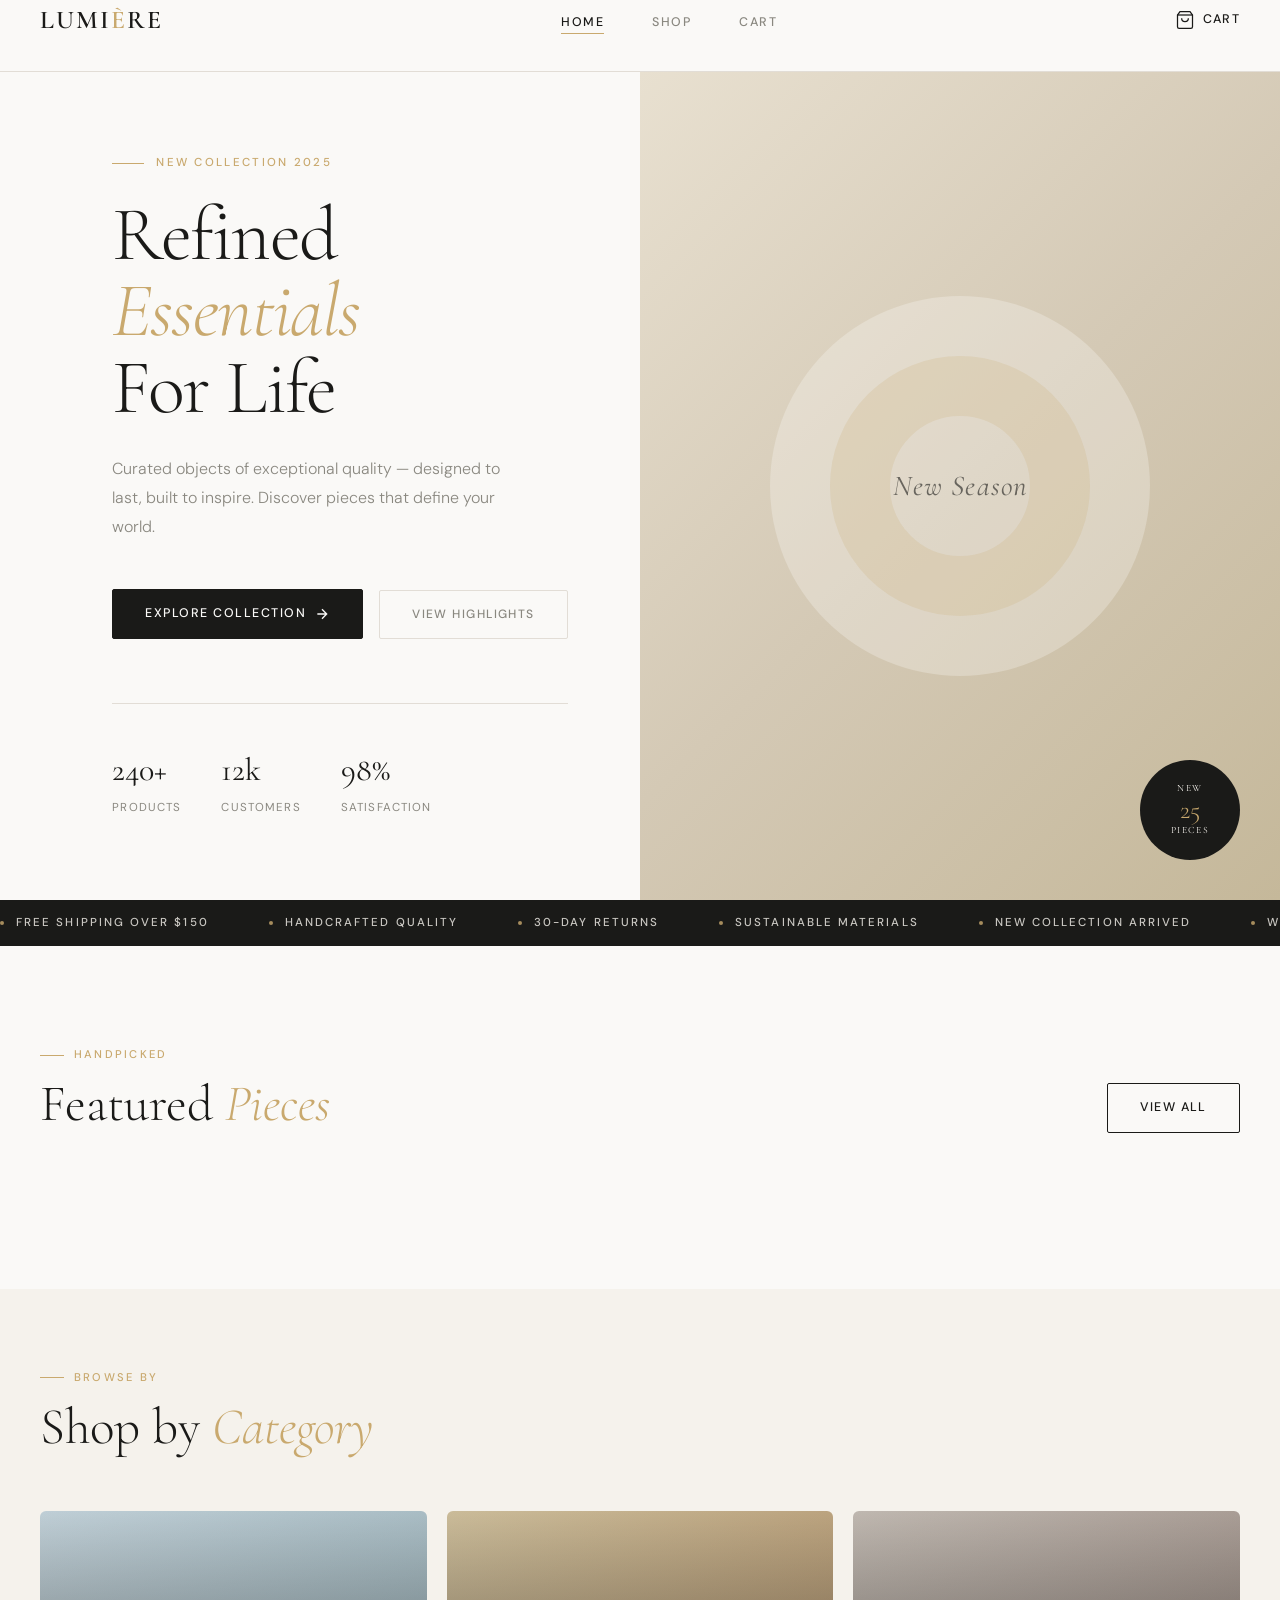
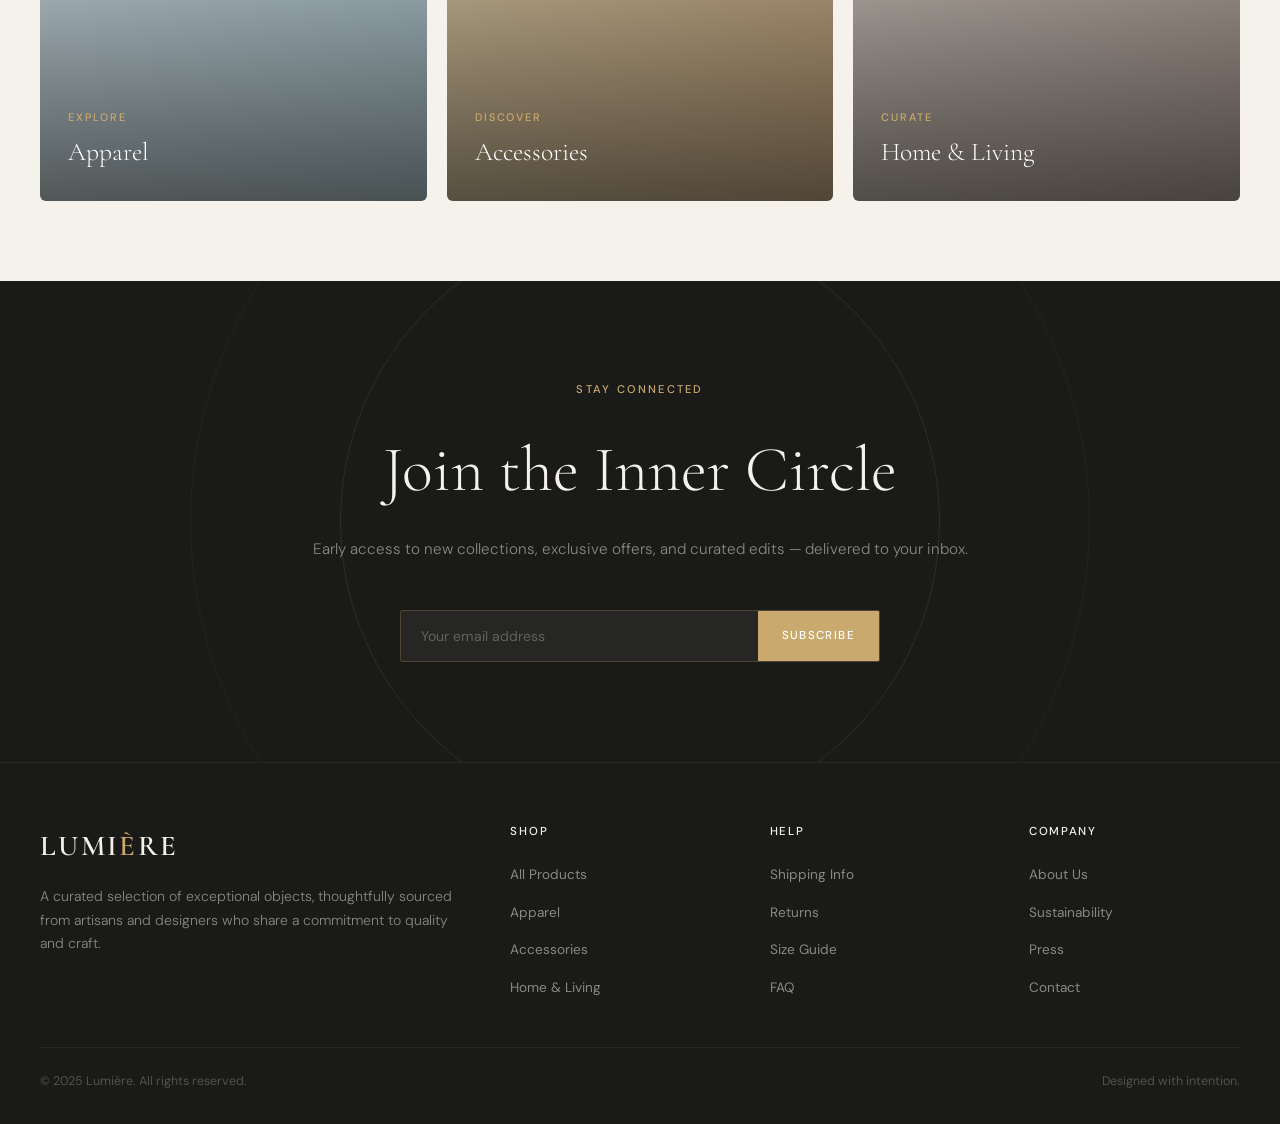
<file: index.html>
<!DOCTYPE html>
<html lang="en">
<head>
  <meta charset="UTF-8" />
  <meta name="viewport" content="width=device-width, initial-scale=1.0" />
  <title>LUMIÈRE — Curated Essentials</title>
  <link rel="preconnect" href="https://fonts.googleapis.com" />
  <link rel="preconnect" href="https://fonts.gstatic.com" crossorigin />
  <link href="https://fonts.googleapis.com/css2?family=Cormorant+Garamond:ital,wght@0,300;0,400;0,600;1,300;1,400&family=DM+Sans:wght@300;400;500&display=swap" rel="stylesheet" />
  <link rel="stylesheet" href="styles/style.css" />
</head>
<body class="page-top">

  <!-- ══════════════════════════════════════════
       NAVIGATION
  ══════════════════════════════════════════ -->
  <nav class="navbar">
    <div class="container">
      <div class="nav-inner">

        <a href="index.html" class="nav-logo">Lumi<span>è</span>re</a>

        <ul class="nav-links">
          <li><a href="index.html" class="active">Home</a></li>
          <li><a href="shop.html">Shop</a></li>
          <li><a href="cart.html">Cart</a></li>
        </ul>

        <div class="nav-actions">
          <a href="cart.html" class="cart-icon-btn">
            <!-- Cart icon SVG -->
            <svg width="20" height="20" fill="none" stroke="currentColor" stroke-width="1.5" viewBox="0 0 24 24">
              <path d="M6 2L3 6v14a2 2 0 002 2h14a2 2 0 002-2V6l-3-4z"/>
              <line x1="3" y1="6" x2="21" y2="6"/>
              <path d="M16 10a4 4 0 01-8 0"/>
            </svg>
            Cart
            <!-- TODO: Populate badge count from localStorage cart -->
            <span class="cart-badge">0</span>
          </a>
          <button class="hamburger" aria-label="Toggle menu">
            <span></span><span></span><span></span>
          </button>
        </div>

      </div>
    </div>
  </nav>

  <!-- Mobile Nav Drawer -->
  <div class="mobile-nav">
    <a href="index.html">Home</a>
    <a href="shop.html">Shop</a>
    <a href="cart.html">Cart</a>
  </div>

  <!-- ══════════════════════════════════════════
       HERO SECTION
  ══════════════════════════════════════════ -->
  <section class="hero">
    <div class="container" style="display:contents;">

      <!-- Hero Content -->
      <div class="hero-content container" style="padding-left:40px; padding-right:0;">
        <p class="hero-eyebrow">New Collection 2025</p>

        <h1 class="hero-title display-heading">
          Refined<br />
          <em>Essentials</em><br />
          For Life
        </h1>

        <p class="hero-subtitle">
          Curated objects of exceptional quality — designed to last, built to inspire. Discover pieces that define your world.
        </p>

        <div class="hero-cta-group">
          <a href="shop.html" class="btn btn-primary">
            Explore Collection
            <svg width="16" height="16" fill="none" stroke="currentColor" stroke-width="2" viewBox="0 0 24 24">
              <path d="M5 12h14M12 5l7 7-7 7"/>
            </svg>
          </a>
          <a href="#featured" class="btn btn-ghost">View Highlights</a>
        </div>

        <div class="hero-stats">
          <div class="stat-item">
            <span class="stat-number">240+</span>
            <span class="stat-label">Products</span>
          </div>
          <div class="stat-item">
            <span class="stat-number">12k</span>
            <span class="stat-label">Customers</span>
          </div>
          <div class="stat-item">
            <span class="stat-number">98%</span>
            <span class="stat-label">Satisfaction</span>
          </div>
        </div>
      </div>

      <!-- Hero Image -->
      <div class="hero-image">
        <div class="hero-image-inner">
          <!-- TODO: Replace with actual hero product image -->
          <!-- <img src="assets/images/hero.jpg" alt="Hero product" /> -->
          <div class="hero-image-placeholder">
            <p class="hero-product-label" style="position:relative;z-index:3;font-style:italic;opacity:0.6;">New Season</p>
          </div>

          <!-- Rotating Badge -->
          <div class="hero-badge">
            <div class="hero-badge-inner">
              <span class="badge-text">New</span>
              <span class="badge-num">25</span>
              <span class="badge-text">Pieces</span>
            </div>
          </div>
        </div>
      </div>

    </div>
  </section>

  <!-- ══════════════════════════════════════════
       MARQUEE STRIP
  ══════════════════════════════════════════ -->
  <div class="marquee-strip">
    <div class="marquee-track">
      <!-- Duplicated for seamless loop -->
      <div class="marquee-item"><span class="marquee-dot"></span>Free Shipping Over $150</div>
      <div class="marquee-item"><span class="marquee-dot"></span>Handcrafted Quality</div>
      <div class="marquee-item"><span class="marquee-dot"></span>30-Day Returns</div>
      <div class="marquee-item"><span class="marquee-dot"></span>Sustainable Materials</div>
      <div class="marquee-item"><span class="marquee-dot"></span>New Collection Arrived</div>
      <div class="marquee-item"><span class="marquee-dot"></span>Worldwide Delivery</div>
      <div class="marquee-item"><span class="marquee-dot"></span>Free Shipping Over $150</div>
      <div class="marquee-item"><span class="marquee-dot"></span>Handcrafted Quality</div>
      <div class="marquee-item"><span class="marquee-dot"></span>30-Day Returns</div>
      <div class="marquee-item"><span class="marquee-dot"></span>Sustainable Materials</div>
      <div class="marquee-item"><span class="marquee-dot"></span>New Collection Arrived</div>
      <div class="marquee-item"><span class="marquee-dot"></span>Worldwide Delivery</div>
    </div>
  </div>

  <!-- ══════════════════════════════════════════
       FEATURED PRODUCTS
       TODO: Fetch featured products from Fake Store API
       e.g., GET https://fakestoreapi.com/products?limit=8
       Then render each as a .product-card dynamically
  ══════════════════════════════════════════ -->
  <section class="featured-section" id="featured">
    <div class="container">

      <div class="section-header">
        <div>
          <p class="section-label">Handpicked</p>
          <h2 class="section-title">Featured <em>Pieces</em></h2>
        </div>
        <a href="shop.html" class="btn btn-outline">View All</a>
      </div>

      <!-- Static product grid — TODO: Replace with dynamically rendered cards -->
      <div class="product-grid" id="featured-products-grid">
      </div>
      <!-- End product grid -->

    </div>
  </section>

  <!-- ══════════════════════════════════════════
       CATEGORIES SECTION
  ══════════════════════════════════════════ -->
  <section class="categories-section">
    <div class="container">

      <div class="section-header">
        <div>
          <p class="section-label">Browse By</p>
          <h2 class="section-title">Shop by <em>Category</em></h2>
        </div>
      </div>

      <div class="categories-grid">

        <a href="shop.html?category=apparel" class="category-card">
          <!-- TODO: <img src="assets/images/cat-apparel.jpg" alt="Apparel" class="category-img" /> -->
          <div class="category-img-placeholder">
            <div style="width:100%;height:100%;background:linear-gradient(135deg,#c8d8e0,#a0b8c0);"></div>
          </div>
          <div class="category-overlay">
            <div class="category-info">
              <p class="category-label">Explore</p>
              <h3 class="category-name">Apparel</h3>
            </div>
          </div>
        </a>

        <a href="shop.html?category=accessories" class="category-card">
          <div class="category-img-placeholder">
            <div style="width:100%;height:100%;background:linear-gradient(135deg,#d4c4a0,#b89870);"></div>
          </div>
          <div class="category-overlay">
            <div class="category-info">
              <p class="category-label">Discover</p>
              <h3 class="category-name">Accessories</h3>
            </div>
          </div>
        </a>

        <a href="shop.html?category=home" class="category-card">
          <div class="category-img-placeholder">
            <div style="width:100%;height:100%;background:linear-gradient(135deg,#c8c0b8,#a09088);"></div>
          </div>
          <div class="category-overlay">
            <div class="category-info">
              <p class="category-label">Curate</p>
              <h3 class="category-name">Home & Living</h3>
            </div>
          </div>
        </a>

      </div>

    </div>
  </section>

  <!-- ══════════════════════════════════════════
       NEWSLETTER SECTION
  ══════════════════════════════════════════ -->
  <section class="newsletter-section">
    <div class="container">
      <div class="newsletter-inner">
        <p class="newsletter-label">Stay Connected</p>
        <h2 class="newsletter-title">Join the Inner Circle</h2>
        <p class="newsletter-sub">Early access to new collections, exclusive offers, and curated edits — delivered to your inbox.</p>

        <!-- TODO: Handle newsletter subscription -->
        <div class="newsletter-form">
          <input type="email" class="newsletter-input" placeholder="Your email address" aria-label="Email for newsletter" />
          <button class="newsletter-btn">Subscribe</button>
        </div>
      </div>
    </div>
  </section>

  <!-- ══════════════════════════════════════════
       FOOTER
  ══════════════════════════════════════════ -->
  <footer>
    <div class="container">

      <div class="footer-grid">
        <div>
          <div class="footer-brand-name">Lumi<span>è</span>re</div>
          <p class="footer-brand-desc">A curated selection of exceptional objects, thoughtfully sourced from artisans and designers who share a commitment to quality and craft.</p>
        </div>
        <div>
          <h4 class="footer-heading">Shop</h4>
          <ul class="footer-links">
            <li><a href="shop.html">All Products</a></li>
            <li><a href="shop.html?category=apparel">Apparel</a></li>
            <li><a href="shop.html?category=accessories">Accessories</a></li>
            <li><a href="shop.html?category=home">Home & Living</a></li>
          </ul>
        </div>
        <div>
          <h4 class="footer-heading">Help</h4>
          <ul class="footer-links">
            <li><a href="#">Shipping Info</a></li>
            <li><a href="#">Returns</a></li>
            <li><a href="#">Size Guide</a></li>
            <li><a href="#">FAQ</a></li>
          </ul>
        </div>
        <div>
          <h4 class="footer-heading">Company</h4>
          <ul class="footer-links">
            <li><a href="#">About Us</a></li>
            <li><a href="#">Sustainability</a></li>
            <li><a href="#">Press</a></li>
            <li><a href="#">Contact</a></li>
          </ul>
        </div>
      </div>

      <div class="footer-bottom">
        <p class="footer-copyright">© 2025 Lumière. All rights reserved.</p>
        <p class="footer-copyright">Designed with intention.</p>
      </div>

    </div>
  </footer>

  <script src="scripts/script.js"></script>
</body>
</html>
</file>
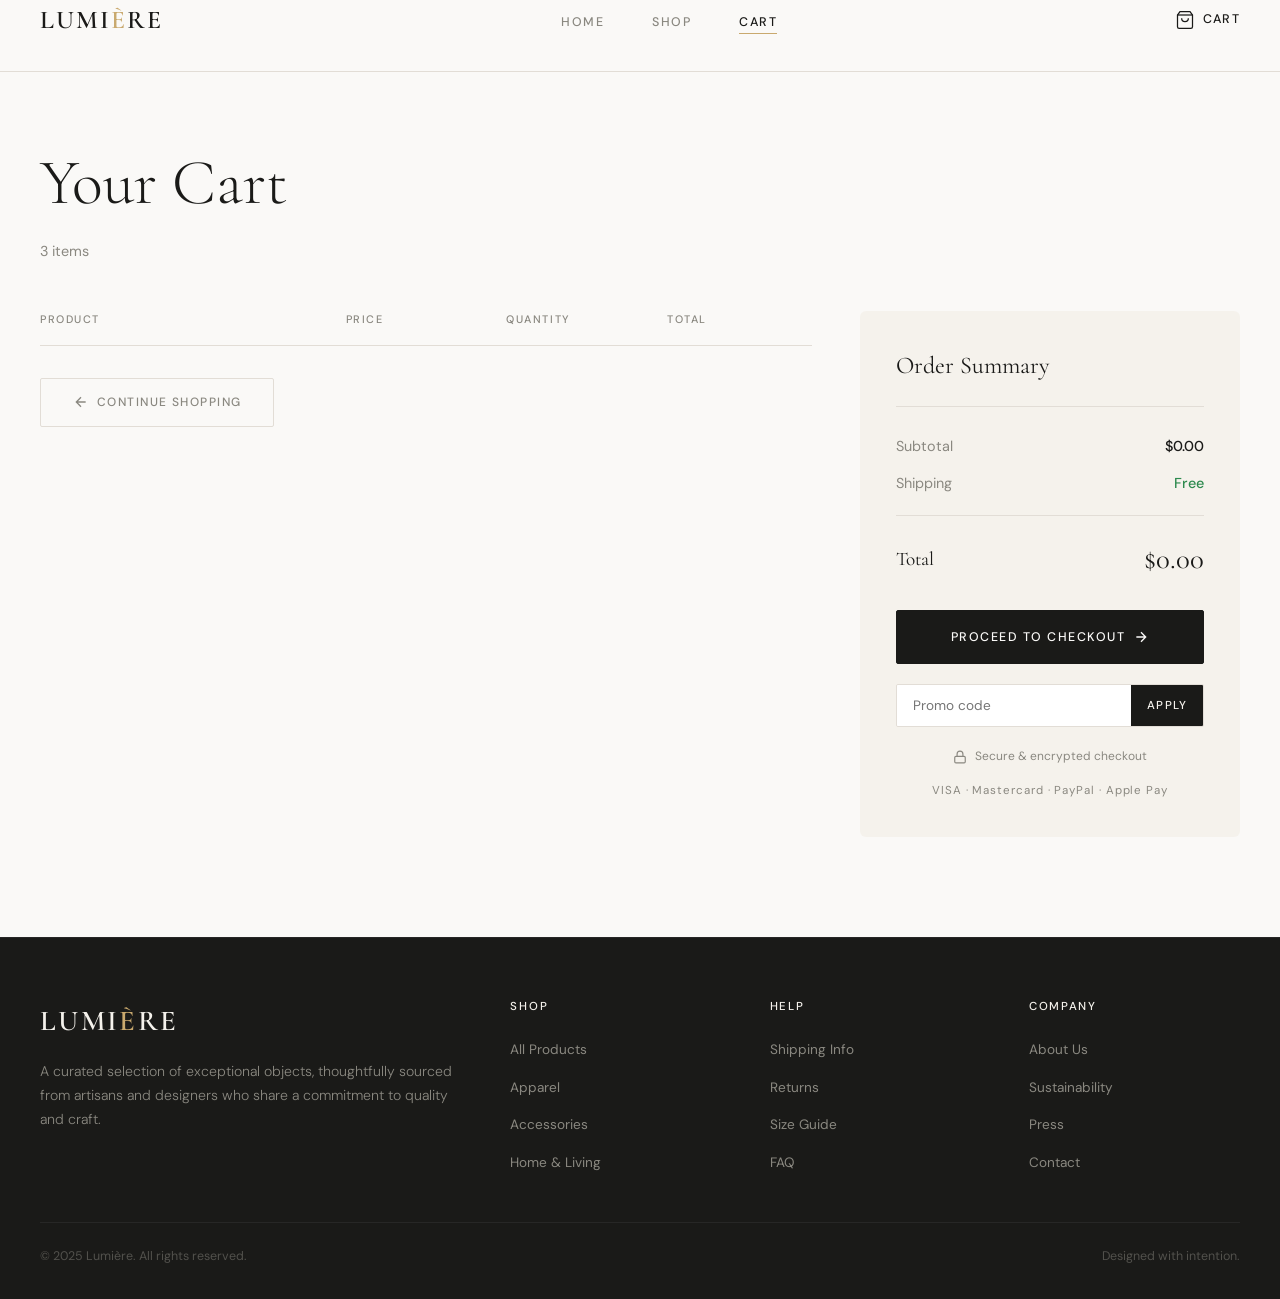
<file: cart.html>
<!DOCTYPE html>
<html lang="en">

<head>
  <meta charset="UTF-8" />
  <meta name="viewport" content="width=device-width, initial-scale=1.0" />
  <title>Cart — LUMIÈRE</title>
  <link rel="preconnect" href="https://fonts.googleapis.com" />
  <link rel="preconnect" href="https://fonts.gstatic.com" crossorigin />
  <link
    href="https://fonts.googleapis.com/css2?family=Cormorant+Garamond:ital,wght@0,300;0,400;0,600;1,300;1,400&family=DM+Sans:wght@300;400;500&display=swap"
    rel="stylesheet" />
  <link rel="stylesheet" href="styles/style.css" />
</head>

<body class="page-top">

  <!-- ══════════════════════════════════════════
       NAVIGATION
  ══════════════════════════════════════════ -->
  <nav class="navbar">
    <div class="container">
      <div class="nav-inner">
        <a href="index.html" class="nav-logo">Lumi<span>è</span>re</a>
        <ul class="nav-links">
          <li><a href="index.html">Home</a></li>
          <li><a href="shop.html">Shop</a></li>
          <li><a href="cart.html" class="active">Cart</a></li>
        </ul>
        <div class="nav-actions">
          <a href="cart.html" class="cart-icon-btn">
            <svg width="20" height="20" fill="none" stroke="currentColor" stroke-width="1.5" viewBox="0 0 24 24">
              <path d="M6 2L3 6v14a2 2 0 002 2h14a2 2 0 002-2V6l-3-4z" />
              <line x1="3" y1="6" x2="21" y2="6" />
              <path d="M16 10a4 4 0 01-8 0" />
            </svg>
            Cart
            <!-- TODO: Update badge count from localStorage cart -->
            <span class="cart-badge">3</span>
          </a>
          <button class="hamburger" aria-label="Toggle menu">
            <span></span><span></span><span></span>
          </button>
        </div>
      </div>
    </div>
  </nav>

  <!-- Mobile Nav Drawer -->
  <div class="mobile-nav">
    <a href="index.html">Home</a>
    <a href="shop.html">Shop</a>
    <a href="cart.html">Cart</a>
  </div>

  <!-- ══════════════════════════════════════════
       CART PAGE
  ══════════════════════════════════════════ -->
  <main class="cart-page">
    <div class="container">

      <!-- Cart Header -->
      <div class="cart-header">
        <h1 class="cart-title">Your Cart</h1>
        <!-- TODO: Dynamically show actual item count from localStorage -->
        <p class="cart-count">3 items</p>
      </div>

      <!-- Cart Layout: Items + Summary -->
      <!--
        TODO: On page load, get cart items from localStorage:
          const cart = JSON.parse(localStorage.getItem('lumiere_cart')) || [];
          renderCartItems(cart);
          calculateTotal(cart);
        If cart is empty, show the .cart-empty section and hide .cart-layout
      -->
      <div class="cart-layout">

        <!-- ── Left: Cart Items ── -->
        <section class="cart-items-section">

          <!-- Column Headers (Desktop) -->
          <div class="cart-col-header">
            <span>Product</span>
            <span>Price</span>
            <span>Quantity</span>
            <span>Total</span>
          </div>


          <!-- Cart Item -->
          <div id="cartItemsDynamic"></div>

          <!-- Continue Shopping link -->
          <div style="margin-top:32px;">
            <a href="shop.html" class="btn btn-ghost">
              <svg width="16" height="16" fill="none" stroke="currentColor" stroke-width="2" viewBox="0 0 24 24">
                <path d="M19 12H5M12 19l-7-7 7-7" />
              </svg>
              Continue Shopping
            </a>
          </div>

        </section>
        <!-- End Cart Items -->

        <!-- ── Right: Order Summary ── -->
        <aside class="cart-summary">

          <h2 class="summary-title">Order Summary</h2>

          <!-- Subtotal -->
          <div class="summary-row">
            <span>Subtotal</span>
            <!-- TODO: Calculate subtotal from cart items -->
            <span class="summary-subtotal-value order-summary-total">$515.00</span>
          </div>

          <!-- Shipping -->
          <div class="summary-row">
            <span>Shipping</span>
            <!-- TODO: Calculate shipping based on subtotal/location -->
            <span style="color:#2d8a4e;">Free</span>
          </div>

          <hr class="summary-divider" />

          <!-- Order Total -->
          <div class="summary-total">
            <span class="summary-total-label">Total</span>
            <!-- TODO: Calculate and display final total price -->
            <span class="summary-total-value order-summary-total">$556.20</span>
          </div>

          <!-- Checkout Button -->
          <!-- TODO: Redirect to checkout page or initiate payment flow -->
          <button class="btn btn-primary checkout-btn">
            Proceed to Checkout
            <svg width="16" height="16" fill="none" stroke="currentColor" stroke-width="2" viewBox="0 0 24 24">
              <path d="M5 12h14M12 5l7 7-7 7" />
            </svg>
          </button>

          <!-- Promo Code -->
          <div class="promo-section">
            <!-- TODO: Validate and apply promo code discount -->
            <div class="promo-input-group">
              <input type="text" class="promo-input" placeholder="Promo code" aria-label="Enter promo code" />
              <button class="promo-btn">Apply</button>
            </div>
          </div>

          <!-- Secure Note -->
          <div class="secure-note">
            <svg width="14" height="14" fill="none" stroke="currentColor" stroke-width="2" viewBox="0 0 24 24">
              <rect x="3" y="11" width="18" height="11" rx="2" ry="2" />
              <path d="M7 11V7a5 5 0 0110 0v4" />
            </svg>
            Secure & encrypted checkout
          </div>

          <!-- Payment Methods -->
          <div
            style="margin-top:16px; text-align:center; font-size:0.72rem; color:var(--warm-grey); letter-spacing:0.08em;">
            VISA · Mastercard · PayPal · Apple Pay
          </div>

        </aside>
        <!-- End Cart Summary -->

      </div>
      <!-- End Cart Layout -->


      <!-- ══════════════════════════════════════
           EMPTY CART STATE
           TODO: Show this section and hide .cart-layout when cart is empty
           Triggered by: checkCartEmpty() function in script.js
      ══════════════════════════════════════ -->
      <!--
      <div class="cart-empty" id="cart-empty-state" style="display:none;">
        <div class="cart-empty-icon">🛍</div>
        <h2 class="cart-empty-title">Your cart is empty</h2>
        <p class="cart-empty-text">Looks like you haven't added anything yet.</p>
        <a href="shop.html" class="btn btn-primary">Start Shopping</a>
      </div>
      -->

    </div>
  </main>

  <!-- ══════════════════════════════════════════
       FOOTER
  ══════════════════════════════════════════ -->
  <footer>
    <div class="container">
      <div class="footer-grid">
        <div>
          <div class="footer-brand-name">Lumi<span>è</span>re</div>
          <p class="footer-brand-desc">A curated selection of exceptional objects, thoughtfully sourced from artisans
            and designers who share a commitment to quality and craft.</p>
        </div>
        <div>
          <h4 class="footer-heading">Shop</h4>
          <ul class="footer-links">
            <li><a href="shop.html">All Products</a></li>
            <li><a href="shop.html?category=apparel">Apparel</a></li>
            <li><a href="shop.html?category=accessories">Accessories</a></li>
            <li><a href="shop.html?category=home">Home & Living</a></li>
          </ul>
        </div>
        <div>
          <h4 class="footer-heading">Help</h4>
          <ul class="footer-links">
            <li><a href="#">Shipping Info</a></li>
            <li><a href="#">Returns</a></li>
            <li><a href="#">Size Guide</a></li>
            <li><a href="#">FAQ</a></li>
          </ul>
        </div>
        <div>
          <h4 class="footer-heading">Company</h4>
          <ul class="footer-links">
            <li><a href="#">About Us</a></li>
            <li><a href="#">Sustainability</a></li>
            <li><a href="#">Press</a></li>
            <li><a href="#">Contact</a></li>
          </ul>
        </div>
      </div>
      <div class="footer-bottom">
        <p class="footer-copyright">© 2025 Lumière. All rights reserved.</p>
        <p class="footer-copyright">Designed with intention.</p>
      </div>
    </div>
  </footer>

  <script src="scripts/script.js"></script>
</body>

</html>
</file>
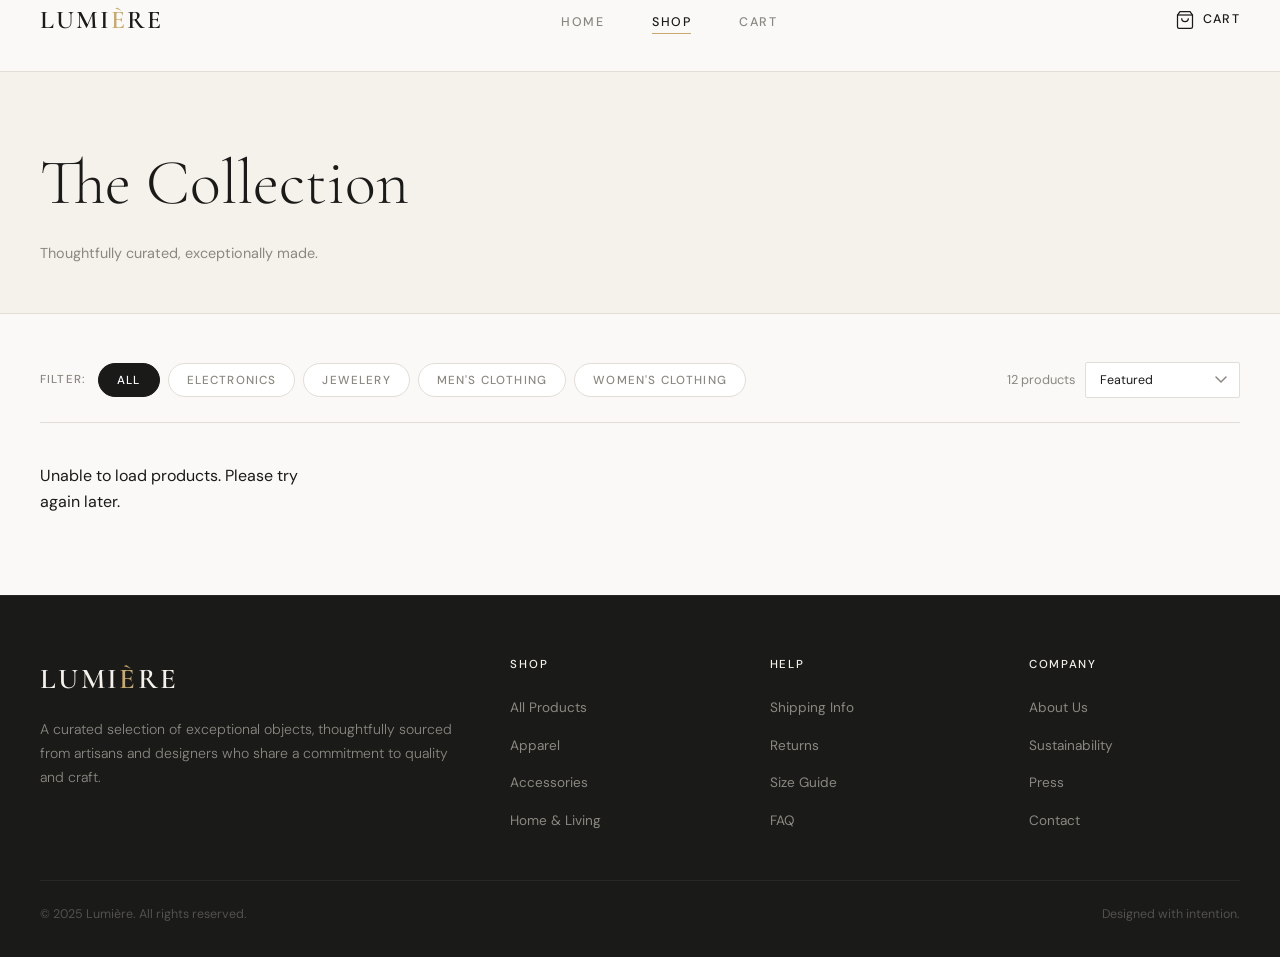
<file: shop.html>
<!DOCTYPE html>
<html lang="en">

<head>
  <meta charset="UTF-8" />
  <meta name="viewport" content="width=device-width, initial-scale=1.0" />
  <title>Shop — LUMIÈRE</title>
  <link rel="preconnect" href="https://fonts.googleapis.com" />
  <link rel="preconnect" href="https://fonts.gstatic.com" crossorigin />
  <link
    href="https://fonts.googleapis.com/css2?family=Cormorant+Garamond:ital,wght@0,300;0,400;0,600;1,300;1,400&family=DM+Sans:wght@300;400;500&display=swap"
    rel="stylesheet" />
  <link rel="stylesheet" href="styles/style.css" />
</head>

<body class="page-top">

  <!-- ══════════════════════════════════════════
       NAVIGATION
  ══════════════════════════════════════════ -->
  <nav class="navbar">
    <div class="container">
      <div class="nav-inner">
        <a href="index.html" class="nav-logo">Lumi<span>è</span>re</a>
        <ul class="nav-links">
          <li><a href="index.html">Home</a></li>
          <li><a href="shop.html" class="active">Shop</a></li>
          <li><a href="cart.html">Cart</a></li>
        </ul>
        <div class="nav-actions">
          <a href="cart.html" class="cart-icon-btn">
            <svg width="20" height="20" fill="none" stroke="currentColor" stroke-width="1.5" viewBox="0 0 24 24">
              <path d="M6 2L3 6v14a2 2 0 002 2h14a2 2 0 002-2V6l-3-4z" />
              <line x1="3" y1="6" x2="21" y2="6" />
              <path d="M16 10a4 4 0 01-8 0" />
            </svg>
            Cart
            <!-- TODO: Populate badge count from localStorage cart -->
            <span class="cart-badge">0</span>
          </a>
          <button class="hamburger" aria-label="Toggle menu">
            <span></span><span></span><span></span>
          </button>
        </div>
      </div>
    </div>
  </nav>

  <!-- Mobile Nav Drawer -->
  <div class="mobile-nav">
    <a href="index.html">Home</a>
    <a href="shop.html">Shop</a>
    <a href="cart.html">Cart</a>
  </div>

  <!-- ══════════════════════════════════════════
       SHOP PAGE HEADER
  ══════════════════════════════════════════ -->
  <header class="shop-header">
    <div class="container">
      <h1 class="shop-title">The Collection</h1>
      <p class="shop-subtitle">Thoughtfully curated, exceptionally made.</p>
    </div>
  </header>

  <!-- ══════════════════════════════════════════
       SHOP LAYOUT
  ══════════════════════════════════════════ -->
  <main class="shop-layout">
    <div class="container">

      <!-- ── Toolbar: Filters + Sort ── -->
      <div class="shop-toolbar">

        <!-- Category Filters -->
        <!-- TODO: Fetch categories from API and render dynamically -->
        <!-- TODO: Filter products based on selected category -->
        <div class="filter-group">
          <span class="filter-label">Filter:</span>
          <button class="filter-btn active" data-category="all">All</button>
          <button class="filter-btn" data-category="electronics">Electronics</button>
          <button class="filter-btn" data-category="jewelery">Jewelery</button>
          <button class="filter-btn" data-category="men's clothing">Men's Clothing</button>
          <button class="filter-btn" data-category="women's clothing">Women's Clothing</button>
        </div>

        <!-- Sort + Count -->
        <div class="sort-group">
          <span class="products-count" id="products-count">
            <!-- TODO: Dynamically update count when filtering -->
            12 products
          </span>
          <!-- TODO: Sort products based on selected value -->
          <select class="sort-select" aria-label="Sort products">
            <option value="featured">Featured</option>
            <option value="price-asc">Price: Low to High</option>
            <option value="price-desc">Price: High to Low</option>
            <option value="newest">Newest</option>
            <option value="rating">Best Rated</option>
          </select>
        </div>

      </div>

      <!-- ── Product Grid ── -->
      <!--
        TODO: Fetch products from API (e.g. Fake Store API):
          GET https://fakestoreapi.com/products
          GET https://fakestoreapi.com/products/category/{category}

        TODO: Render products dynamically using JS:
          const grid = document.getElementById('shop-products-grid');
          products.forEach(product => {
            grid.innerHTML += buildProductCard(product);
          });

        TODO: On filter click, re-fetch/filter and re-render
        TODO: On sort change, re-sort and re-render
      -->
      <div class="product-grid" id="shop-products-grid">

      </div>
  </main>

  <!-- ══════════════════════════════════════════
       FOOTER
  ══════════════════════════════════════════ -->
  <footer>
    <div class="container">
      <div class="footer-grid">
        <div>
          <div class="footer-brand-name">Lumi<span>è</span>re</div>
          <p class="footer-brand-desc">A curated selection of exceptional objects, thoughtfully sourced from artisans
            and designers who share a commitment to quality and craft.</p>
        </div>
        <div>
          <h4 class="footer-heading">Shop</h4>
          <ul class="footer-links">
            <li><a href="shop.html">All Products</a></li>
            <li><a href="shop.html?category=apparel">Apparel</a></li>
            <li><a href="shop.html?category=accessories">Accessories</a></li>
            <li><a href="shop.html?category=home">Home & Living</a></li>
          </ul>
        </div>
        <div>
          <h4 class="footer-heading">Help</h4>
          <ul class="footer-links">
            <li><a href="#">Shipping Info</a></li>
            <li><a href="#">Returns</a></li>
            <li><a href="#">Size Guide</a></li>
            <li><a href="#">FAQ</a></li>
          </ul>
        </div>
        <div>
          <h4 class="footer-heading">Company</h4>
          <ul class="footer-links">
            <li><a href="#">About Us</a></li>
            <li><a href="#">Sustainability</a></li>
            <li><a href="#">Press</a></li>
            <li><a href="#">Contact</a></li>
          </ul>
        </div>
      </div>
      <div class="footer-bottom">
        <p class="footer-copyright">© 2025 Lumière. All rights reserved.</p>
        <p class="footer-copyright">Designed with intention.</p>
      </div>
    </div>
  </footer>

  <script src="scripts/script.js"></script>
</body>

</html>
</file>
<file: styles/style.css>
/* ============================================================
   LUMIÈRE — eCommerce Stylesheet
   Design System: Luxury Editorial Minimalism
   ============================================================ */

@import url('https://fonts.googleapis.com/css2?family=Cormorant+Garamond:ital,wght@0,300;0,400;0,600;1,300;1,400&family=DM+Sans:wght@300;400;500&display=swap');

/* ── CSS Variables ── */
:root {
  --cream: #f5f2ec;
  --off-white: #faf9f7;
  --charcoal: #1a1a18;
  --warm-grey: #8a8880;
  --accent: #c9a96e;
  --accent-dark: #a07d45;
  --border: #e2ddd6;
  --card-bg: #ffffff;
  --shadow-soft: 0 4px 24px rgba(26,26,24,0.07);
  --shadow-hover: 0 12px 48px rgba(26,26,24,0.14);
  --radius: 2px;
  --radius-lg: 6px;
  --transition: 0.3s cubic-bezier(0.4, 0, 0.2, 1);
  --font-display: 'Cormorant Garamond', Georgia, serif;
  --font-body: 'DM Sans', sans-serif;
  --nav-height: 72px;
}

/* ── Reset & Base ── */
*, *::before, *::after { box-sizing: border-box; margin: 0; padding: 0; }

html { scroll-behavior: smooth; font-size: 16px; }

body {
  font-family: var(--font-body);
  background: var(--off-white);
  color: var(--charcoal);
  line-height: 1.6;
  -webkit-font-smoothing: antialiased;
}

img { display: block; width: 100%; object-fit: cover; }
a { text-decoration: none; color: inherit; }
button { cursor: pointer; border: none; background: none; font-family: var(--font-body); }
ul { list-style: none; }

/* ── Typography ── */
.display-heading {
  font-family: var(--font-display);
  font-weight: 300;
  line-height: 1.1;
  letter-spacing: -0.02em;
}

h1, h2, h3 { font-family: var(--font-display); font-weight: 400; }

/* ── Layout ── */
.container {
  max-width: 1280px;
  margin: 0 auto;
  padding: 0 40px;
}

@media (max-width: 768px) {
  .container { padding: 0 20px; }
}

/* ============================================================
   NAVIGATION
   ============================================================ */
.navbar {
  position: fixed;
  top: 0;
  left: 0;
  right: 0;
  z-index: 100;
  height: var(--nav-height);
  background: rgba(250, 249, 247, 0.92);
  backdrop-filter: blur(12px);
  -webkit-backdrop-filter: blur(12px);
  border-bottom: 1px solid var(--border);
  transition: var(--transition);
}

.navbar.scrolled {
  background: rgba(250, 249, 247, 0.98);
  box-shadow: 0 1px 20px rgba(26,26,24,0.06);
}

.nav-inner {
  display: flex;
  align-items: center;
  justify-content: space-between;
  height: 100%;
}

.nav-logo {
  font-family: var(--font-display);
  font-size: 1.6rem;
  font-weight: 600;
  letter-spacing: 0.08em;
  color: var(--charcoal);
  text-transform: uppercase;
}

.nav-logo span {
  color: var(--accent);
}

.nav-links {
  display: flex;
  align-items: center;
  gap: 48px;
}

.nav-links a {
  font-size: 0.78rem;
  font-weight: 500;
  letter-spacing: 0.12em;
  text-transform: uppercase;
  color: var(--warm-grey);
  transition: color var(--transition);
  position: relative;
}

.nav-links a::after {
  content: '';
  position: absolute;
  bottom: -4px;
  left: 0;
  width: 0;
  height: 1px;
  background: var(--accent);
  transition: width var(--transition);
}

.nav-links a:hover,
.nav-links a.active {
  color: var(--charcoal);
}

.nav-links a:hover::after,
.nav-links a.active::after {
  width: 100%;
}

.nav-actions {
  display: flex;
  align-items: center;
  gap: 24px;
}

.cart-icon-btn {
  position: relative;
  display: flex;
  align-items: center;
  gap: 8px;
  font-size: 0.78rem;
  font-weight: 500;
  letter-spacing: 0.1em;
  text-transform: uppercase;
  color: var(--charcoal);
  transition: color var(--transition);
}

.cart-icon-btn:hover { color: var(--accent); }

.cart-badge {
  position: absolute;
  top: -6px;
  right: -18px;
  width: 18px;
  height: 18px;
  background: var(--accent);
  color: white;
  border-radius: 50%;
  font-size: 0.65rem;
  font-weight: 500;
  display: flex;
  align-items: center;
  justify-content: center;
  /* TODO: Update badge count dynamically from cart state */
}

/* Hamburger */
.hamburger {
  display: none;
  flex-direction: column;
  gap: 5px;
  padding: 4px;
  z-index: 200;
}

.hamburger span {
  display: block;
  width: 24px;
  height: 1.5px;
  background: var(--charcoal);
  transition: var(--transition);
}

.hamburger.open span:nth-child(1) { transform: translateY(6.5px) rotate(45deg); }
.hamburger.open span:nth-child(2) { opacity: 0; }
.hamburger.open span:nth-child(3) { transform: translateY(-6.5px) rotate(-45deg); }

/* Mobile Nav Drawer */
.mobile-nav {
  display: none;
  position: fixed;
  inset: 0;
  background: var(--off-white);
  z-index: 99;
  flex-direction: column;
  align-items: center;
  justify-content: center;
  gap: 40px;
  opacity: 0;
  pointer-events: none;
  transition: opacity var(--transition);
}

.mobile-nav.open {
  opacity: 1;
  pointer-events: all;
}

.mobile-nav a {
  font-family: var(--font-display);
  font-size: 2.5rem;
  font-weight: 300;
  color: var(--charcoal);
  letter-spacing: 0.04em;
  transition: color var(--transition);
}

.mobile-nav a:hover { color: var(--accent); }

@media (max-width: 768px) {
  .nav-links { display: none; }
  .hamburger { display: flex; }
  .mobile-nav { display: flex; }
}

/* Page offset for fixed nav */
.page-top { padding-top: var(--nav-height); }

/* ============================================================
   BUTTONS
   ============================================================ */
.btn {
  display: inline-flex;
  align-items: center;
  justify-content: center;
  gap: 8px;
  padding: 14px 32px;
  font-family: var(--font-body);
  font-size: 0.78rem;
  font-weight: 500;
  letter-spacing: 0.12em;
  text-transform: uppercase;
  border-radius: var(--radius);
  transition: var(--transition);
  cursor: pointer;
}

.btn-primary {
  background: var(--charcoal);
  color: var(--off-white);
  border: 1.5px solid var(--charcoal);
}

.btn-primary:hover {
  background: var(--accent);
  border-color: var(--accent);
  transform: translateY(-1px);
  box-shadow: 0 6px 24px rgba(201,169,110,0.3);
}

.btn-outline {
  background: transparent;
  color: var(--charcoal);
  border: 1.5px solid var(--charcoal);
}

.btn-outline:hover {
  background: var(--charcoal);
  color: var(--off-white);
}

.btn-ghost {
  background: transparent;
  color: var(--warm-grey);
  border: 1.5px solid var(--border);
  font-size: 0.75rem;
}

.btn-ghost:hover {
  border-color: var(--charcoal);
  color: var(--charcoal);
}

.btn-accent {
  background: var(--accent);
  color: white;
  border: 1.5px solid var(--accent);
}

.btn-accent:hover {
  background: var(--accent-dark);
  border-color: var(--accent-dark);
  transform: translateY(-1px);
}

.btn-danger {
  background: transparent;
  color: #c0392b;
  border: 1.5px solid #e8c4c0;
  font-size: 0.72rem;
}

.btn-danger:hover {
  background: #c0392b;
  color: white;
  border-color: #c0392b;
}

/* ============================================================
   HERO SECTION
   ============================================================ */
.hero {
  min-height: calc(100vh - var(--nav-height));
  display: grid;
  grid-template-columns: 1fr 1fr;
  gap: 0;
  overflow: hidden;
}

.hero-content {
  display: flex;
  flex-direction: column;
  justify-content: center;
  padding: 80px 60px 80px 0;
}

.hero-eyebrow {
  font-size: 0.72rem;
  font-weight: 500;
  letter-spacing: 0.2em;
  text-transform: uppercase;
  color: var(--accent);
  margin-bottom: 24px;
  display: flex;
  align-items: center;
  gap: 12px;
}

.hero-eyebrow::before {
  content: '';
  display: block;
  width: 32px;
  height: 1px;
  background: var(--accent);
}

.hero-title {
  font-size: clamp(3.2rem, 6vw, 6rem);
  line-height: 1.0;
  font-weight: 300;
  margin-bottom: 28px;
  font-family: var(--font-display);
}

.hero-title em {
  font-style: italic;
  color: var(--accent);
}

.hero-subtitle {
  font-size: 1rem;
  color: var(--warm-grey);
  max-width: 400px;
  margin-bottom: 48px;
  line-height: 1.8;
  font-weight: 300;
}

.hero-cta-group {
  display: flex;
  gap: 16px;
  align-items: center;
  flex-wrap: wrap;
}

.hero-stats {
  display: flex;
  gap: 40px;
  margin-top: 64px;
  padding-top: 40px;
  border-top: 1px solid var(--border);
}

.stat-item { display: flex; flex-direction: column; gap: 4px; }

.stat-number {
  font-family: var(--font-display);
  font-size: 2rem;
  font-weight: 400;
  color: var(--charcoal);
}

.stat-label {
  font-size: 0.72rem;
  letter-spacing: 0.1em;
  text-transform: uppercase;
  color: var(--warm-grey);
}

.hero-image {
  position: relative;
  overflow: hidden;
  background: var(--cream);
}

.hero-image-inner {
  width: 100%;
  height: 100%;
  min-height: 600px;
  background: linear-gradient(135deg, #e8e0d0 0%, #d4c9b5 50%, #c5b89a 100%);
  display: flex;
  align-items: center;
  justify-content: center;
  position: relative;
}

.hero-image-placeholder {
  position: relative;
  z-index: 2;
  text-align: center;
}

/* Decorative geometric shapes for hero */
.hero-image-inner::before {
  content: '';
  position: absolute;
  width: 380px;
  height: 380px;
  border-radius: 50%;
  background: rgba(255,255,255,0.25);
  top: 50%;
  left: 50%;
  transform: translate(-50%, -50%);
}

.hero-image-inner::after {
  content: '';
  position: absolute;
  width: 260px;
  height: 260px;
  border: 60px solid rgba(201,169,110,0.2);
  border-radius: 50%;
  top: 50%;
  left: 50%;
  transform: translate(-50%, -50%);
}

.hero-product-label {
  font-family: var(--font-display);
  font-size: 1.8rem;
  color: var(--charcoal);
  opacity: 0.7;
  letter-spacing: 0.04em;
}

.hero-badge {
  position: absolute;
  bottom: 40px;
  right: 40px;
  width: 100px;
  height: 100px;
  border-radius: 50%;
  background: var(--charcoal);
  color: var(--accent);
  display: flex;
  flex-direction: column;
  align-items: center;
  justify-content: center;
  font-family: var(--font-display);
  animation: slowSpin 20s linear infinite;
}

.hero-badge-inner {
  text-align: center;
  line-height: 1.2;
}

.hero-badge .badge-text {
  font-size: 0.6rem;
  letter-spacing: 0.15em;
  text-transform: uppercase;
  color: var(--cream);
  display: block;
}

.hero-badge .badge-num {
  font-size: 1.6rem;
  font-weight: 300;
  color: var(--accent);
}

@keyframes slowSpin {
  from { transform: rotate(0deg); }
  to { transform: rotate(360deg); }
}

@media (max-width: 900px) {
  .hero {
    grid-template-columns: 1fr;
    min-height: auto;
  }
  .hero-content {
    padding: 60px 0 48px;
    order: 2;
  }
  .hero-image { order: 1; }
  .hero-image-inner { min-height: 360px; }
  .hero-stats { gap: 28px; margin-top: 40px; }
}

/* ============================================================
   MARQUEE STRIP
   ============================================================ */
.marquee-strip {
  background: var(--charcoal);
  padding: 14px 0;
  overflow: hidden;
}

.marquee-track {
  display: flex;
  gap: 60px;
  white-space: nowrap;
  animation: marqueeScroll 24s linear infinite;
}

.marquee-item {
  display: flex;
  align-items: center;
  gap: 12px;
  font-size: 0.72rem;
  font-weight: 500;
  letter-spacing: 0.18em;
  text-transform: uppercase;
  color: var(--cream);
  opacity: 0.8;
}

.marquee-dot {
  width: 4px;
  height: 4px;
  border-radius: 50%;
  background: var(--accent);
  flex-shrink: 0;
}

@keyframes marqueeScroll {
  0% { transform: translateX(0); }
  100% { transform: translateX(-50%); }
}

/* ============================================================
   SECTION HEADERS
   ============================================================ */
.section-header {
  display: flex;
  align-items: flex-end;
  justify-content: space-between;
  margin-bottom: 56px;
}

.section-label {
  font-size: 0.7rem;
  font-weight: 500;
  letter-spacing: 0.2em;
  text-transform: uppercase;
  color: var(--accent);
  margin-bottom: 12px;
  display: flex;
  align-items: center;
  gap: 10px;
}

.section-label::before {
  content: '';
  display: block;
  width: 24px;
  height: 1px;
  background: var(--accent);
}

.section-title {
  font-family: var(--font-display);
  font-size: clamp(2rem, 4vw, 3.2rem);
  font-weight: 300;
  line-height: 1.1;
  color: var(--charcoal);
}

.section-title em { font-style: italic; color: var(--accent); }

@media (max-width: 640px) {
  .section-header { flex-direction: column; align-items: flex-start; gap: 20px; }
}

/* ============================================================
   FEATURED PRODUCTS (Home)
   ============================================================ */
.featured-section { padding: 100px 0; }

/* ============================================================
   PRODUCT CARD
   ============================================================ */
.product-grid {
  display: grid;
  grid-template-columns: repeat(4, 1fr);
  gap: 24px;
}

@media (max-width: 1100px) { .product-grid { grid-template-columns: repeat(3, 1fr); } }
@media (max-width: 768px)  { .product-grid { grid-template-columns: repeat(2, 1fr); gap: 16px; } }
@media (max-width: 480px)  { .product-grid { grid-template-columns: 1fr; } }

.product-card {
  background: var(--card-bg);
  border-radius: var(--radius-lg);
  overflow: hidden;
  box-shadow: var(--shadow-soft);
  transition: var(--transition);
  position: relative;
  cursor: pointer;
}

.product-card:hover {
  transform: translateY(-6px);
  box-shadow: var(--shadow-hover);
}

.product-card:hover .product-actions { opacity: 1; transform: translateY(0); }
.product-card:hover .product-img { transform: scale(1.04); }

.product-img-wrap {
  position: relative;
  /* overflow: hidden;
  aspect-ratio: 3/4; */
  background: var(--cream);
  aspect-ratio: 1 / 1;
  width: 100%;
  display: flex;
  align-items: center;
  justify-content: center;
}

.product-img {
  width: 80%;   
  height: 80%;  
  object-fit: contain;
  transition: transform 0.5s cubic-bezier(0.4, 0, 0.2, 1);
}

/* Placeholder image for demo */
.product-img-placeholder {
  width: 100%;
  height: 100%;
  display: flex;
  align-items: center;
  justify-content: center;
  background: linear-gradient(145deg, var(--cream) 0%, #e5ddd0 100%);
  font-family: var(--font-display);
  font-size: 0.85rem;
  color: var(--warm-grey);
  letter-spacing: 0.1em;
}

.product-tag {
  position: absolute;
  top: 14px;
  left: 14px;
  padding: 4px 10px;
  border-radius: 2px;
  font-size: 0.65rem;
  font-weight: 500;
  letter-spacing: 0.1em;
  text-transform: uppercase;
  z-index: 2;
}

.tag-new { background: var(--charcoal); color: var(--cream); }
.tag-sale { background: var(--accent); color: white; }

.product-wishlist {
  position: absolute;
  top: 14px;
  right: 14px;
  width: 34px;
  height: 34px;
  border-radius: 50%;
  background: white;
  display: flex;
  align-items: center;
  justify-content: center;
  opacity: 0;
  transition: var(--transition);
  z-index: 2;
  box-shadow: 0 2px 8px rgba(0,0,0,0.1);
  /* TODO: Toggle wishlist state on click */
}

.product-card:hover .product-wishlist { opacity: 1; }

.product-actions {
  position: absolute;
  bottom: 0;
  left: 0;
  right: 0;
  padding: 16px;
  background: linear-gradient(to top, rgba(26,26,24,0.85), transparent);
  opacity: 0;
  transform: translateY(8px);
  transition: var(--transition);
  z-index: 2;
}

.product-actions .btn {
  width: 100%;
  /* TODO: Add this product to cart using localStorage/state */
}

.product-info {
  padding: 18px 18px 20px;
}

.product-category {
  font-size: 0.68rem;
  font-weight: 500;
  letter-spacing: 0.12em;
  text-transform: uppercase;
  color: var(--warm-grey);
  margin-bottom: 6px;
}

.product-name {
  font-family: var(--font-display);
  font-size: 1.1rem;
  font-weight: 400;
  color: var(--charcoal);
  margin-bottom: 10px;
  line-height: 1.3;
}

.product-pricing {
  display: flex;
  align-items: center;
  gap: 10px;
}

.product-price {
  font-size: 1rem;
  font-weight: 500;
  color: var(--charcoal);
}

.product-price-original {
  font-size: 0.88rem;
  color: var(--warm-grey);
  text-decoration: line-through;
}

.product-rating {
  display: flex;
  align-items: center;
  gap: 6px;
  margin-top: 8px;
}

.stars { color: var(--accent); font-size: 0.75rem; letter-spacing: 2px; }
.rating-count { font-size: 0.72rem; color: var(--warm-grey); }

/* ============================================================
   CATEGORIES SECTION (Home)
   ============================================================ */
.categories-section { padding: 80px 0; background: var(--cream); }

.categories-grid {
  display: grid;
  grid-template-columns: repeat(3, 1fr);
  gap: 20px;
}

@media (max-width: 768px) { .categories-grid { grid-template-columns: 1fr 1fr; } }
@media (max-width: 480px) { .categories-grid { grid-template-columns: 1fr; } }

.category-card {
  position: relative;
  border-radius: var(--radius-lg);
  overflow: hidden;
  aspect-ratio: 4/3;
  cursor: pointer;
  transition: var(--transition);
}

.category-card:hover { transform: scale(1.01); box-shadow: var(--shadow-hover); }
.category-card:hover .category-img { transform: scale(1.06); }
.category-card:hover .category-overlay { background: linear-gradient(to top, rgba(26,26,24,0.75), rgba(26,26,24,0.1)); }

.category-img {
  width: 100%;
  height: 100%;
  object-fit: cover;
  transition: transform 0.5s cubic-bezier(0.4, 0, 0.2, 1);
}

.category-img-placeholder {
  width: 100%;
  height: 100%;
  display: flex;
  align-items: center;
  justify-content: center;
}

.category-overlay {
  position: absolute;
  inset: 0;
  background: linear-gradient(to top, rgba(26,26,24,0.65), rgba(26,26,24,0.05));
  transition: var(--transition);
  display: flex;
  align-items: flex-end;
  padding: 28px;
}

.category-info { color: white; }

.category-label {
  font-size: 0.68rem;
  font-weight: 500;
  letter-spacing: 0.18em;
  text-transform: uppercase;
  color: var(--accent);
  margin-bottom: 6px;
}

.category-name {
  font-family: var(--font-display);
  font-size: 1.6rem;
  font-weight: 300;
}

/* ============================================================
   NEWSLETTER SECTION
   ============================================================ */
.newsletter-section {
  padding: 100px 0;
  background: var(--charcoal);
  text-align: center;
  position: relative;
  overflow: hidden;
}

.newsletter-section::before {
  content: '';
  position: absolute;
  width: 600px;
  height: 600px;
  border-radius: 50%;
  border: 1px solid rgba(201,169,110,0.12);
  top: 50%;
  left: 50%;
  transform: translate(-50%, -50%);
}

.newsletter-section::after {
  content: '';
  position: absolute;
  width: 900px;
  height: 900px;
  border-radius: 50%;
  border: 1px solid rgba(201,169,110,0.06);
  top: 50%;
  left: 50%;
  transform: translate(-50%, -50%);
}

.newsletter-inner { position: relative; z-index: 2; }

.newsletter-label {
  font-size: 0.7rem;
  font-weight: 500;
  letter-spacing: 0.2em;
  text-transform: uppercase;
  color: var(--accent);
  margin-bottom: 20px;
}

.newsletter-title {
  font-family: var(--font-display);
  font-size: clamp(2.4rem, 5vw, 4rem);
  font-weight: 300;
  color: var(--cream);
  margin-bottom: 16px;
}

.newsletter-sub {
  font-size: 0.95rem;
  color: var(--warm-grey);
  margin-bottom: 48px;
  font-weight: 300;
}

.newsletter-form {
  display: flex;
  max-width: 480px;
  margin: 0 auto;
  gap: 0;
  border: 1px solid rgba(201,169,110,0.3);
  border-radius: var(--radius);
  overflow: hidden;
  /* TODO: Handle newsletter subscription form submission */
}

.newsletter-input {
  flex: 1;
  padding: 16px 20px;
  background: rgba(255,255,255,0.05);
  border: none;
  outline: none;
  color: var(--cream);
  font-family: var(--font-body);
  font-size: 0.88rem;
}

.newsletter-input::placeholder { color: rgba(138,136,128,0.6); }

.newsletter-btn {
  padding: 16px 24px;
  background: var(--accent);
  color: white;
  font-size: 0.72rem;
  font-weight: 500;
  letter-spacing: 0.12em;
  text-transform: uppercase;
  font-family: var(--font-body);
  cursor: pointer;
  border: none;
  transition: background var(--transition);
  white-space: nowrap;
}

.newsletter-btn:hover { background: var(--accent-dark); }

/* ============================================================
   FOOTER
   ============================================================ */
footer {
  background: var(--charcoal);
  border-top: 1px solid rgba(255,255,255,0.06);
  padding: 60px 0 32px;
}

.footer-grid {
  display: grid;
  grid-template-columns: 2fr 1fr 1fr 1fr;
  gap: 48px;
  margin-bottom: 48px;
}

@media (max-width: 900px) { .footer-grid { grid-template-columns: 1fr 1fr; } }
@media (max-width: 480px) { .footer-grid { grid-template-columns: 1fr; gap: 32px; } }

.footer-brand-name {
  font-family: var(--font-display);
  font-size: 1.8rem;
  font-weight: 600;
  letter-spacing: 0.08em;
  text-transform: uppercase;
  color: var(--cream);
  margin-bottom: 16px;
}

.footer-brand-name span { color: var(--accent); }

.footer-brand-desc {
  font-size: 0.88rem;
  color: var(--warm-grey);
  line-height: 1.7;
  font-weight: 300;
  margin-bottom: 24px;
}

.footer-heading {
  font-size: 0.72rem;
  font-weight: 500;
  letter-spacing: 0.15em;
  text-transform: uppercase;
  color: var(--cream);
  margin-bottom: 20px;
}

.footer-links { display: flex; flex-direction: column; gap: 12px; }

.footer-links a {
  font-size: 0.85rem;
  color: var(--warm-grey);
  transition: color var(--transition);
}

.footer-links a:hover { color: var(--accent); }

.footer-bottom {
  border-top: 1px solid rgba(255,255,255,0.06);
  padding-top: 24px;
  display: flex;
  justify-content: space-between;
  align-items: center;
}

.footer-copyright {
  font-size: 0.78rem;
  color: rgba(138,136,128,0.5);
}

/* ============================================================
   SHOP PAGE — FILTERS
   ============================================================ */
.shop-header {
  padding: 60px 0 48px;
  background: var(--cream);
  border-bottom: 1px solid var(--border);
}

.shop-title { font-family: var(--font-display); font-size: clamp(2.5rem, 5vw, 4rem); font-weight: 300; margin-bottom: 8px; }
.shop-subtitle { color: var(--warm-grey); font-size: 0.9rem; }

.shop-layout { padding: 48px 0 80px; }

.shop-toolbar {
  display: flex;
  align-items: center;
  justify-content: space-between;
  margin-bottom: 40px;
  padding-bottom: 24px;
  border-bottom: 1px solid var(--border);
  gap: 16px;
  flex-wrap: wrap;
}

.filter-group {
  display: flex;
  gap: 8px;
  flex-wrap: wrap;
  align-items: center;
}

.filter-label {
  font-size: 0.72rem;
  font-weight: 500;
  letter-spacing: 0.1em;
  text-transform: uppercase;
  color: var(--warm-grey);
  margin-right: 4px;
}

.filter-btn {
  padding: 8px 18px;
  font-size: 0.73rem;
  font-weight: 500;
  letter-spacing: 0.1em;
  text-transform: uppercase;
  border: 1.5px solid var(--border);
  border-radius: 100px;
  background: white;
  color: var(--warm-grey);
  cursor: pointer;
  transition: var(--transition);
  /* TODO: Filter products based on selected category */
}

.filter-btn:hover { border-color: var(--charcoal); color: var(--charcoal); }

.filter-btn.active {
  background: var(--charcoal);
  border-color: var(--charcoal);
  color: white;
}

.sort-group {
  display: flex;
  align-items: center;
  gap: 10px;
}

.sort-select {
  appearance: none;
  padding: 9px 36px 9px 14px;
  font-family: var(--font-body);
  font-size: 0.78rem;
  border: 1.5px solid var(--border);
  border-radius: var(--radius);
  background: white url("data:image/svg+xml,%3Csvg xmlns='http://www.w3.org/2000/svg' width='12' height='8' viewBox='0 0 12 8'%3E%3Cpath d='M1 1l5 5 5-5' stroke='%238a8880' stroke-width='1.5' fill='none' stroke-linecap='round'/%3E%3C/svg%3E") no-repeat right 12px center;
  color: var(--charcoal);
  cursor: pointer;
  /* TODO: Sort products based on selected value */
}

.products-count {
  font-size: 0.8rem;
  color: var(--warm-grey);
}

/* ============================================================
   CART PAGE
   ============================================================ */
.cart-page { padding: 60px 0 100px; }

.cart-header { margin-bottom: 48px; }
.cart-title { font-family: var(--font-display); font-size: clamp(2.5rem, 5vw, 4rem); font-weight: 300; }
.cart-count { font-size: 0.9rem; color: var(--warm-grey); margin-top: 6px; }

.cart-layout {
  display: grid;
  grid-template-columns: 1fr 380px;
  gap: 48px;
  align-items: start;
}

@media (max-width: 900px) { .cart-layout { grid-template-columns: 1fr; } }

/* Cart Items */
.cart-items-section {}

.cart-col-header {
  display: grid;
  grid-template-columns: 2fr 1fr 1fr 1fr;
  gap: 16px;
  padding-bottom: 16px;
  border-bottom: 1px solid var(--border);
  font-size: 0.68rem;
  font-weight: 500;
  letter-spacing: 0.14em;
  text-transform: uppercase;
  color: var(--warm-grey);
}

@media (max-width: 640px) { .cart-col-header { display: none; } }

.cart-item {
  display: grid;
  grid-template-columns: 2fr 1fr 1fr 1fr;
  gap: 16px;
  align-items: center;
  padding: 28px 0;
  border-bottom: 1px solid var(--border);
  /* TODO: Render cart items from localStorage */
}

@media (max-width: 640px) {
  .cart-item {
    grid-template-columns: 1fr;
    gap: 20px;
  }
}

.cart-product-info {
  display: flex;
  gap: 20px;
  align-items: center;
}

.cart-product-img {
  width: 88px;
  height: 110px;
  border-radius: var(--radius);
  overflow: hidden;
  flex-shrink: 0;
  background: var(--cream);
}

.cart-product-img-placeholder {
  width: 100%;
  height: 100%;
  display: flex;
  align-items: center;
  justify-content: center;
  background: linear-gradient(135deg, #e8e0d0 0%, #d4c9b5 100%);
  font-size: 0.65rem;
  color: var(--warm-grey);
  letter-spacing: 0.06em;
  text-align: center;
  padding: 8px;
  font-family: var(--font-display);
}

.cart-product-name {
  font-family: var(--font-display);
  font-size: 1.1rem;
  font-weight: 400;
  margin-bottom: 4px;
}

.cart-product-variant {
  font-size: 0.78rem;
  color: var(--warm-grey);
  margin-bottom: 12px;
}

.cart-remove {
  /* TODO: Remove item from cart on click */
}

/* Quantity Control */
.qty-control {
  display: flex;
  align-items: center;
  gap: 0;
  border: 1.5px solid var(--border);
  border-radius: var(--radius);
  overflow: hidden;
  width: fit-content;
}

.qty-btn {
  width: 36px;
  height: 36px;
  display: flex;
  align-items: center;
  justify-content: center;
  font-size: 1.1rem;
  color: var(--charcoal);
  transition: var(--transition);
  /* TODO: Update quantity on click — increase/decrease */
}

.qty-btn:hover { background: var(--cream); }

.qty-value {
  width: 40px;
  text-align: center;
  font-size: 0.88rem;
  font-weight: 500;
  border-left: 1px solid var(--border);
  border-right: 1px solid var(--border);
  padding: 8px 0;
}

.item-price {
  font-size: 1rem;
  font-weight: 500;
  /* TODO: Display calculated price (unit price × quantity) */
}

/* Cart Summary */
.cart-summary {
  background: var(--cream);
  border-radius: var(--radius-lg);
  padding: 36px;
  position: sticky;
  top: calc(var(--nav-height) + 24px);
}

.summary-title {
  font-family: var(--font-display);
  font-size: 1.5rem;
  font-weight: 400;
  margin-bottom: 28px;
  padding-bottom: 20px;
  border-bottom: 1px solid var(--border);
}

.summary-row {
  display: flex;
  justify-content: space-between;
  align-items: center;
  margin-bottom: 14px;
  font-size: 0.9rem;
}

.summary-row span:first-child { color: var(--warm-grey); }
.summary-row span:last-child { font-weight: 500; }

.summary-divider {
  border: none;
  border-top: 1px solid var(--border);
  margin: 20px 0;
}

.summary-total {
  display: flex;
  justify-content: space-between;
  align-items: center;
  margin-bottom: 28px;
}

.summary-total-label { font-family: var(--font-display); font-size: 1.2rem; }

.summary-total-value {
  font-family: var(--font-display);
  font-size: 1.8rem;
  font-weight: 400;
  /* TODO: Display calculated total from cart items */
}

.checkout-btn {
  width: 100%;
  padding: 18px;
  /* TODO: Redirect to checkout / process order */
}

.promo-section { margin-top: 20px; }

.promo-input-group {
  display: flex;
  gap: 0;
  border: 1.5px solid var(--border);
  border-radius: var(--radius);
  overflow: hidden;
  /* TODO: Apply promo code discount */
}

.promo-input {
  flex: 1;
  padding: 12px 16px;
  border: none;
  outline: none;
  font-family: var(--font-body);
  font-size: 0.85rem;
  background: white;
}

.promo-btn {
  padding: 12px 16px;
  background: var(--charcoal);
  color: var(--cream);
  font-size: 0.72rem;
  font-weight: 500;
  letter-spacing: 0.1em;
  text-transform: uppercase;
  font-family: var(--font-body);
  cursor: pointer;
  border: none;
  white-space: nowrap;
  transition: background var(--transition);
}

.promo-btn:hover { background: var(--accent); }

.secure-note {
  display: flex;
  align-items: center;
  gap: 8px;
  margin-top: 20px;
  font-size: 0.75rem;
  color: var(--warm-grey);
  justify-content: center;
}

/* Empty Cart */
.cart-empty {
  text-align: center;
  padding: 100px 0;
}

.cart-empty-icon {
  font-size: 4rem;
  margin-bottom: 20px;
  opacity: 0.3;
}

.cart-empty-title {
  font-family: var(--font-display);
  font-size: 2rem;
  font-weight: 300;
  margin-bottom: 12px;
}

.cart-empty-text {
  color: var(--warm-grey);
  margin-bottom: 32px;
}

/* ============================================================
   UTILITY
   ============================================================ */
.section-padding { padding: 80px 0; }
.text-center { text-align: center; }
.mt-4 { margin-top: 16px; }
.mt-8 { margin-top: 32px; }

/* Loading shimmer (for future async content) */
.skeleton {
  background: linear-gradient(90deg, #f0ece4 25%, #e5ddd0 50%, #f0ece4 75%);
  background-size: 200% 100%;
  animation: shimmer 1.5s infinite;
}

/* ============================================================
   PRODUCT DETAILS
   ============================================================ */
.product-detail-page { padding: 120px 0 80px; }
.product-detail-grid {
  display: grid;
  grid-template-columns: 1.05fr 0.95fr;
  gap: 50px;
  align-items: start;
}
.product-detail-image-wrap {
  position: relative;
  border-radius: var(--radius-lg);
  overflow: hidden;
  min-height: 520px;
  background: var(--cream);
  display: flex;
  align-items: center;
  justify-content: center;
}
.product-detail-image-wrap img {
  width: 100%;
  max-height: 580px;
  object-fit: contain;
}
.product-detail-meta { display: flex; flex-direction: column; gap: 24px; }
.product-detail-title {
  font-family: var(--font-display);
  font-size: clamp(2.25rem, 4vw, 3.25rem);
  line-height: 1.05;
  margin: 0;
}
.product-detail-pricing {
  display: flex;
  align-items: center;
  gap: 24px;
  flex-wrap: wrap;
}
.product-detail-price {
  font-size: clamp(2rem, 3vw, 2.4rem);
  font-weight: 600;
}
.product-detail-rating {
  display: flex;
  align-items: center;
  gap: 10px;
  color: var(--warm-grey);
}
.product-detail-description {
  color: var(--warm-grey);
  max-width: 100%;
  line-height: 1.8;
}
.product-detail-actions {
  display: flex;
  gap: 16px;
  flex-wrap: wrap;
}
.product-detail-specs {
  display: grid;
  gap: 14px;
  padding: 28px;
  background: var(--cream);
  border-radius: var(--radius-lg);
}
.spec-row {
  display: flex;
  justify-content: space-between;
  gap: 20px;
  color: var(--warm-grey);
  font-size: 0.95rem;
}
.product-detail-secondary {
  margin-top: 48px;
  padding: 36px;
  background: white;
  border-radius: var(--radius-lg);
  box-shadow: var(--shadow-soft);
}
.product-detail-copy h3 {
  font-family: var(--font-display);
  font-size: 1.6rem;
  margin-bottom: 18px;
}
.product-detail-copy p {
  color: var(--warm-grey);
  line-height: 1.8;
}
.product-error-message {
  font-size: 0.95rem;
  color: #c0392b;
}
@media (max-width: 960px) {
  .product-detail-grid { grid-template-columns: 1fr; }
  .product-detail-image-wrap { min-height: 420px; }
}
@media (max-width: 640px) {
  .product-detail-page { padding-top: 100px; }
  .product-detail-actions { flex-direction: column; align-items: stretch; }
}

@keyframes shimmer {
  0% { background-position: 200% 0; }
  100% { background-position: -200% 0; }
}

/* Toast notification (for add to cart feedback) */
.toast {
  position: fixed;
  bottom: 32px;
  right: 32px;
  background: var(--charcoal);
  color: var(--cream);
  padding: 14px 24px;
  border-radius: var(--radius-lg);
  font-size: 0.85rem;
  box-shadow: 0 8px 32px rgba(0,0,0,0.2);
  display: flex;
  align-items: center;
  gap: 10px;
  z-index: 999;
  transform: translateY(100px);
  opacity: 0;
  transition: var(--transition);
  /* TODO: Trigger this toast when item is added to cart */
}

.toast.show { transform: translateY(0); opacity: 1; }
</file>
